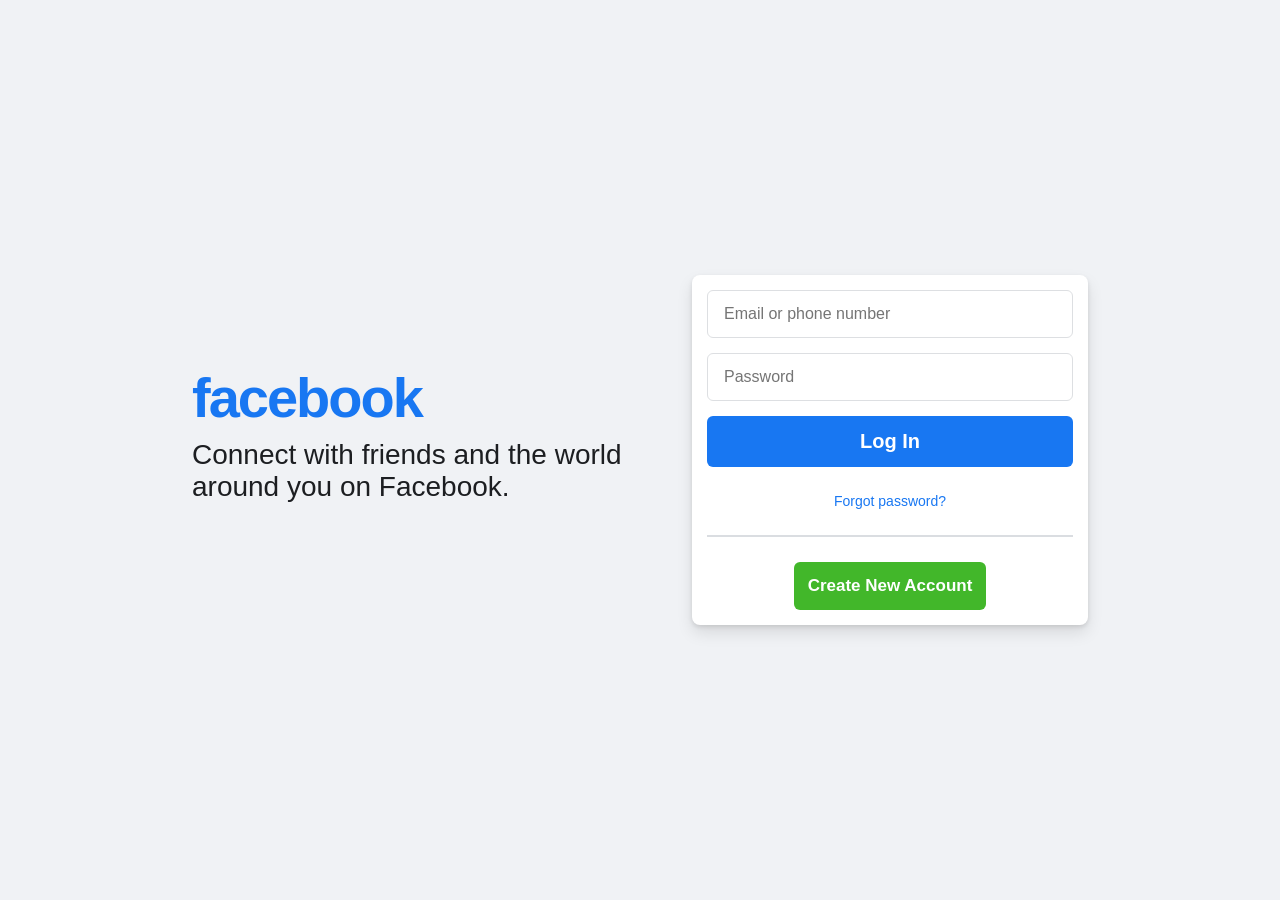
<file: index.html>
<!DOCTYPE html>
<html lang="en">

<head>
    <meta charset="UTF-8">
    <meta name="viewport" content="width=device-width, initial-scale=1.0">
    <title>Facebook - Log In or Sign Up</title>
    <link rel="stylesheet" href="style.css">
</head>

<body>

    <main>
        <div class="hero-container">
            <div class="hero-text">
                <h1 class="logo">facebook</h1>
                <p>Connect with friends and the world around you on Facebook.</p>
            </div>

            <div class="login-box">
                <input type="text" placeholder="Email or phone number">
                <div class="password-toggle">
                    <input type="password" placeholder="Password" id="password-input">
                </div>
                <button class="login-btn-main">Log In</button>
                <div class="forgot-password">
                    <a href="#">Forgot password?</a>
                </div>
                <div class="divider"></div>
                <a href="register1.html" class="create-account-btn">Create New Account</a>
            </div>
        </div>
    </main>

</body>

</html>
</file>
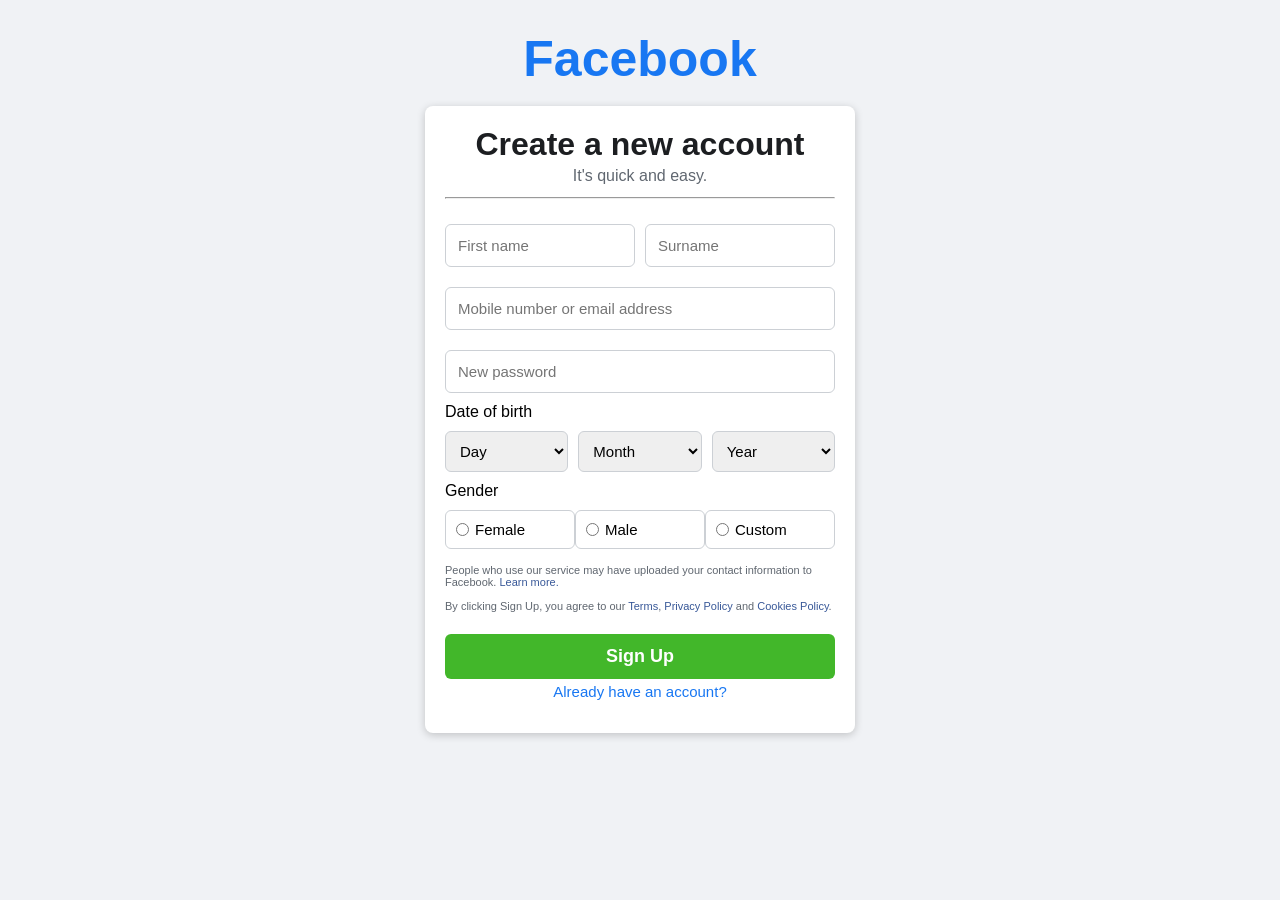
<file: register1.html>
<!DOCTYPE html>
<html lang="en">
<head>
  <meta charset="UTF-8" />
  <meta name="viewport" content="width=device-width, initial-scale=1.0"/>
  <title>Sign up for Facebook | Facebook</title>
  <link rel="stylesheet" href="register1.css" />
</head>
<body>
  <center><h1 class="logo" >Facebook</h1></center>
  <br>
  <div class="container">
    <div class="form-box">
      <center>
      <h1>Create a new account</h1>
      <p>It's quick and easy.</p>
      </center>
      <hr />

      <form>
        <div class="name-fields">
          <input type="text" placeholder="First name" required />
          <input type="text" placeholder="Surname" required />
        </div>
        <input type="text" placeholder="Mobile number or email address" required />
        <input type="password" placeholder="New password" required />

        <label>Date of birth</label>
        <div class="dob">
          <select>
            <option>Day</option>
            <option>1</option><option>2</option><option>3</option>
            <option>4</option><option>5</option><option>6</option>
            <option>7</option><option>8</option><option>9</option>
            <option>10</option><option>11</option><option>12</option>
            <option>13</option><option>14</option><option>15</option>
            <option>16</option><option>17</option><option>18</option>
            <option>19</option><option>20</option><option>21</option>
            <option>22</option><option>23</option><option>24</option>
            <option>25</option><option>26</option><option>27</option>
            <option>28</option><option>29</option><option>30</option>
            <option>31</option>
          </select>
          <select>
            <option>Month</option>
            <option>Jan</option><option>Feb</option><option>Mar</option>
            <option>Apr</option><option>May</option><option>Jun</option>
            <option>Jul</option><option>Aug</option><option>Sep</option>
            <option>Oct</option><option>Nov</option><option>Dec</option>
          </select>
          <select>
            <option>Year</option>
            <!-- Options 1900–2025 -->
            <script>
              for (let y = 2025; y >= 1900; y--) {
                document.write(`<option value="${y}">${y}</option>`);
              }
            </script>
          </select>
        </div>

        <label>Gender</label>
        <div class="gender">
          <label><input type="radio" name="gender" /> Female</label>
          <label><input type="radio" name="gender" /> Male</label>
          <label><input type="radio" name="gender" /> Custom</label>
        </div>

        <p class="small-text">
          People who use our service may have uploaded your contact information to Facebook.
          <a href="#">Learn more.</a>
        </p>

        <p class="small-text">
          By clicking Sign Up, you agree to our <a href="#">Terms</a>,
          <a href="#">Privacy Policy</a> and <a href="#">Cookies Policy</a>.
        </p>

        <button type="submit">Sign Up</button>
        <p class="login-link"><a href="index.html">Already have an account?</a></p>
      </form>
    </div>
  </div>
</body>
</html>
</file>
<file: style.css>
* {
    box-sizing: border-box;
    margin: 0;
    padding: 0;
    font-family: 'Segoe UI', Roboto, Helvetica, Arial, sans-serif;
}

body {
    background-color: #f0f2f5;
    display: flex;
    flex-direction: column;
    min-height: 100vh;
    justify-content: center;
    align-items: center;
}

.logo {
    font-size: 28px;
    font-weight: bold;
    color: #1877f2;
    cursor: pointer;
}

.login-btn {
    margin-left: auto;
    background-color: #1877f2;
    color: white;
    border: none;
    border-radius: 6px;
    padding: 8px 16px;
    font-size: 16px;
    font-weight: bold;
    cursor: pointer;
}

main {
    display: flex;
    flex-grow: 1;
    align-items: center;
    justify-content: center;
    padding: 20px;
}

.hero-container {
    display: flex;
    max-width: 1000px;
    width: 100%;
    justify-content: space-between;
    align-items: center;
}

.hero-text {
    max-width: 500px;
}

.logo {
    color: #1877f2;
    font-size: 3.5rem;
    font-weight: 700;
    letter-spacing: -2px;
    margin-bottom: 10px;
    line-height: 1.1;
}

.hero-text p {
    font-size: 28px;
    margin-bottom: 30px;
    color: #1c1e21;
}

.login-box {
    background-color: #ffffff;
    border-radius: 8px;
    box-shadow: 0 2px 4px rgba(0, 0, 0, 0.1), 0 8px 16px rgba(0, 0, 0, 0.1);
    padding: 15px;
    width: 396px;
    display: flex;
    flex-direction: column;
    gap: 15px;
}

.login-box input {
    padding: 14px 16px;
    font-size: 16px;
    border-radius: 6px;
    border: 1px solid #dddfe2;
    outline: none;
    width: 100%;
}

.login-box input:focus {
    border-color: #1877f2;
    box-shadow: 0 0 0 2px #e7f3ff;
}

.login-btn-main {
    background-color: #1877f2;
    color: white;
    border: none;
    border-radius: 6px;
    padding: 14px;
    font-size: 20px;
    font-weight: bold;
    cursor: pointer;
    width: 100%;

}

.login-btn-main:hover {
    background-color: #166fe5;
}

.divider {
    border-bottom: 1px solid #dadde1;
    margin: 10px 0;
}

.create-account-btn {
    background-color: #42b72a;
    color: white;
    border: none;
    border-radius: 6px;
    padding: 14px;
    font-size: 17px;
    font-weight: bold;
    cursor: pointer;
    width: fit-content;
    margin: 0 auto;
    text-decoration: none;
}

.create-account-btn:hover {
    background-color: #36a420;
}

.forgot-password {
    text-align: center;
    margin-top: 10px;
}

.forgot-password a {
    color: #1877f2;
    text-decoration: none;
    font-size: 14px;
}

.forgot-password a:hover {
    text-decoration: underline;
}

@media (max-width: 900px) {
    .hero-container {
        flex-direction: column;
        text-align: center;
        gap: 40px;
    }

    .hero-text h1 {
        font-size: 40px;
    }

    .hero-text p {
        font-size: 22px;
    }
}





.card {
    box-shadow: 0 2px 4px rgba(0, 0, 0, 0.1), 0 8px 16px rgba(0, 0, 0, 0.1);
}

.input-field:focus {
    border-color: #1877f2;
    box-shadow: 0 0 0 2px #e7f3ff;
}

.btn-primary {
    background-color: #1877f2;
}

.btn-primary:hover {
    background-color: #166fe5;
}

.btn-success {
    background-color: #42b72a;
}

.btn-success:hover {
    background-color: #36a420;
}

.divider {
    border-top: 1px solid #dadde1;
}

.gender-option input:checked+div {
    border-color: #1877f2;
}

.password-strength {
    height: 4px;
    background-color: #e4e6eb;
    transition: all 0.3s;
}

.error-message {
    color: #f02849;
}
</file>
<file: register1.css>
* {
  box-sizing: border-box;
  margin: 0;
  padding: 0;
  font-family: Helvetica, Arial, sans-serif;
}

body {
  background-color: #f0f2f5;
  padding: 30px 10px;
}

.logo {
      color: #1877f2;
      font-size: 50px;
      font-weight: 600;  
    }

.container {
  display: flex;
  justify-content: center;
  align-items: center;
}

.form-box {
  background-color: white;
  width: 430px;
  padding: 20px;
  border-radius: 8px;
  box-shadow: 0 2px 8px rgba(0,0,0,0.2);
}

.form-box h1 {
  font-size: 32px;
  font-weight: bold;
  color: #1c1e21;
}

.form-box p {
  color: #606770;
  margin-top: 4px;
  margin-bottom: 12px;
}

hr {
  margin-bottom: 15px;
}

.name-fields {
  display: flex;
  gap: 10px;
}

input[type="text"],
input[type="password"],
select {
  width: 100%;
  padding: 12px;
  margin-top: 10px;
  margin-bottom: 10px;
  border-radius: 6px;
  border: 1px solid #ccd0d5;
  font-size: 15px;
}

.name-fields input {
  flex: 1;
}

.dob {
  display: flex;
  gap: 10px;
}

.dob select {
  flex: 1;
  padding: 10px;
}

.gender {
  display: flex;
  justify-content: space-between;
  margin: 10px 0 15px 0;
}

.gender label {
  flex: 1;
  border: 1px solid #ccd0d5;
  padding: 10px;
  border-radius: 6px;
  font-size: 15px;
  display: flex;
  align-items: center;
  gap: 6px;
}

.small-text {
  font-size: 11px;
  color: #777;
  margin-bottom: 10px;
}

.small-text a {
  color: #385898;
  text-decoration: none;
}

button[type="submit"] {
  background-color: #42b72a;
  color: white;
  font-size: 18px;
  font-weight: bold;
  width: 100%;
  padding: 12px;
  border: none;
  border-radius: 6px;
  cursor: pointer;
  margin-top: 10px;
}

.login-link {
  text-align: center;
  margin-top: 15px;
}

.login-link a {
  color: #1877f2;
  text-decoration: none;
  font-size: 15px;
}
</file>
